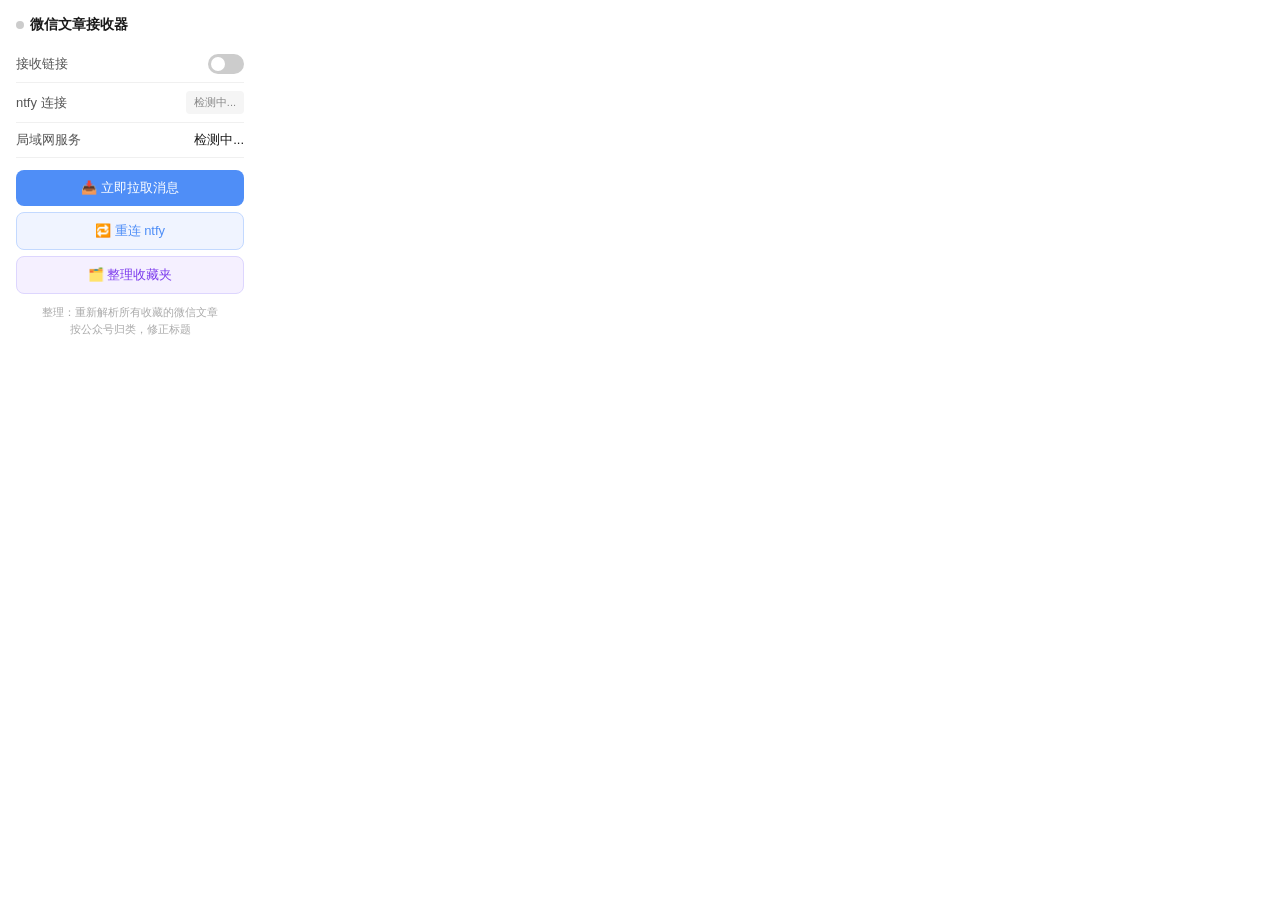
<file: chrome-extension/popup.html>
<!DOCTYPE html>
<html lang="zh">
<head>
<meta charset="UTF-8">
<link rel="stylesheet" href="popup.css">
</head>
<body>
<h2>
  <span class="status-dot" id="dot"></span>
  微信文章接收器
</h2>

<div class="row">
  <span class="label">接收链接</span>
  <label class="toggle">
    <input type="checkbox" id="toggle-enabled">
    <span class="slider"></span>
  </label>
</div>

<div class="row">
  <span class="label">ntfy 连接</span>
  <span id="conn-status">检测中...</span>
</div>

<div class="row">
  <span class="label">局域网服务</span>
  <span id="local-status">检测中...</span>
</div>

<button id="btn-pull">📥 立即拉取消息</button>
<button id="btn-reconnect">🔁 重连 ntfy</button>
<button id="btn-organize">🗂️ 整理收藏夹</button>

<div id="organize-status" style="display:none"></div>

<div class="hint">
  整理：重新解析所有收藏的微信文章<br>
  按公众号归类，修正标题
</div>

<script src="popup.js"></script>
</body>
</html>
</file>
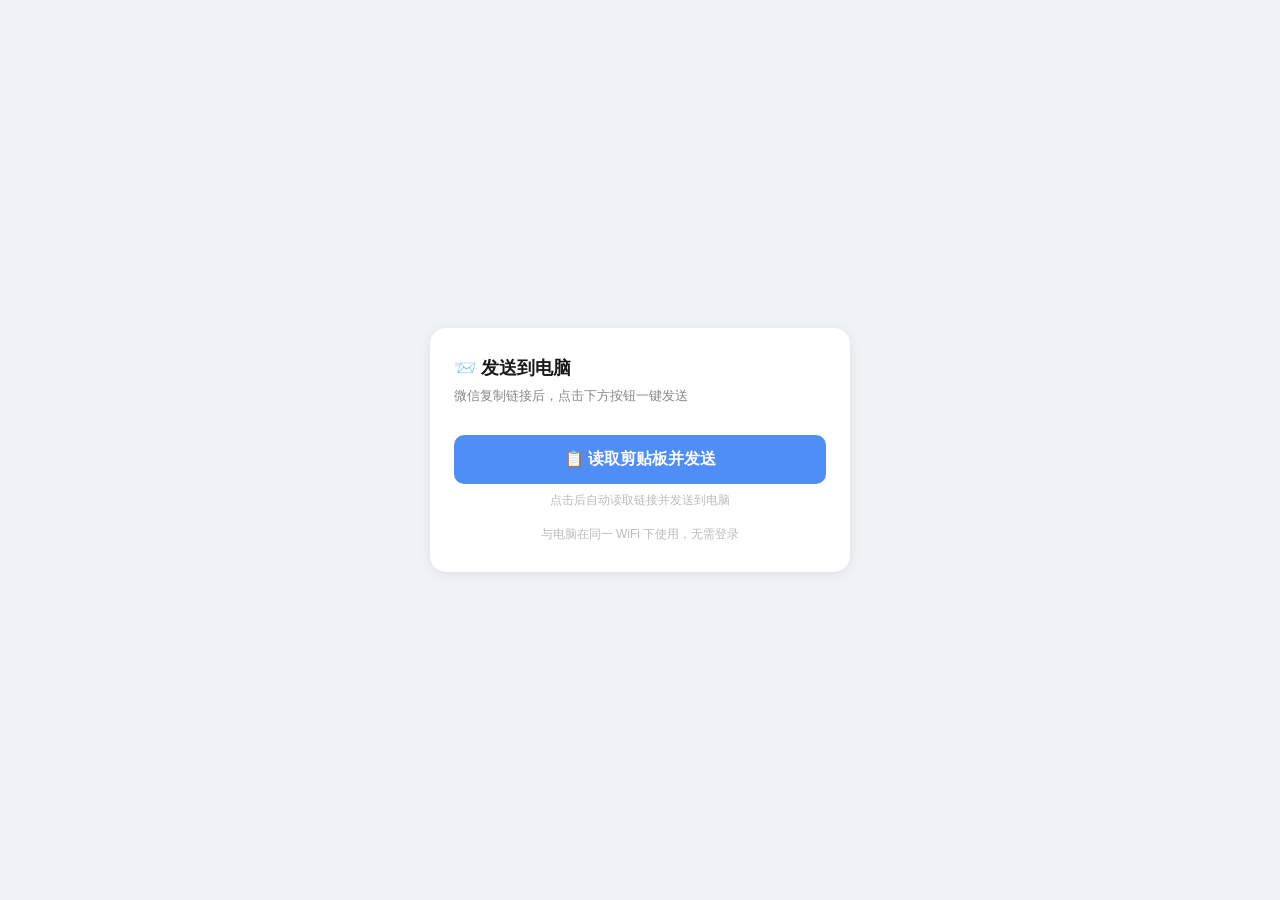
<file: server/phone_page.html>
<!DOCTYPE html>
<html lang="zh">
<head>
<meta charset="UTF-8">
<meta name="viewport" content="width=device-width, initial-scale=1, maximum-scale=1">
<title>发送到电脑</title>
<style>
  * { box-sizing: border-box; margin: 0; padding: 0; }
  body {
    font-family: -apple-system, sans-serif;
    background: #f0f2f5;
    min-height: 100vh;
    display: flex;
    align-items: center;
    justify-content: center;
    padding: 24px;
  }
  .card {
    background: white;
    border-radius: 16px;
    padding: 28px 24px;
    width: 100%;
    max-width: 420px;
    box-shadow: 0 2px 12px rgba(0,0,0,0.08);
  }
  h1 { font-size: 18px; font-weight: 600; color: #1a1a1a; margin-bottom: 6px; }
  .sub { font-size: 13px; color: #888; margin-bottom: 20px; line-height: 1.5; }
  .auto-card {
    background: #f0f7ff;
    border: 1.5px solid #c3d9ff;
    border-radius: 12px;
    padding: 20px 16px;
    text-align: center;
    margin-bottom: 14px;
    transition: background 0.3s, border-color 0.3s;
  }
  .auto-card .icon { font-size: 36px; margin-bottom: 8px; }
  .auto-card .msg { font-size: 14px; color: #2c5fb3; font-weight: 500; line-height: 1.5; }
  .auto-card.success { background: #f1f8e9; border-color: #a5d6a7; }
  .auto-card.success .msg { color: #2e7d32; }
  .url-preview {
    margin-top: 10px; font-size: 11px; color: #666;
    word-break: break-all; background: white;
    border-radius: 6px; padding: 6px 8px;
    text-align: left; max-height: 48px; overflow: hidden;
  }
  textarea {
    width: 100%; height: 90px;
    border: 1.5px solid #e0e0e0; border-radius: 10px;
    padding: 12px; font-size: 14px; color: #333;
    resize: none; outline: none; transition: border-color 0.2s;
  }
  textarea:focus { border-color: #4f8ef7; }
  button {
    width: 100%; margin-top: 10px; padding: 14px;
    background: #4f8ef7; color: white; border: none;
    border-radius: 10px; font-size: 16px; font-weight: 600; cursor: pointer;
    transition: background 0.2s;
  }
  button:active { background: #3a7ae0; }
  .hint { margin-top: 8px; font-size: 12px; color: #bbb; text-align: center; }
  .toast {
    display: none; margin-top: 12px; padding: 10px 14px;
    border-radius: 8px; font-size: 13px; text-align: center;
  }
  .toast.ok  { background: #e8f5e9; color: #2e7d32; display: block; }
  .toast.err { background: #fdecea; color: #c62828; display: block; }
  .tip { margin-top: 16px; font-size: 12px; color: #bbb; text-align: center; line-height: 1.6; }
  #manual-toggle { margin-top: 10px; background: #f5f5f5; color: #888; font-size: 13px; padding: 10px; }
</style>
</head>
<body>
<div class="card">
  <h1>📨 发送到电脑</h1>
  <p class="sub">微信复制链接后，点击下方按钮一键发送</p>

  <!-- 主按钮：点击触发剪贴板读取 -->
  <div id="init-area">
    <button id="btn-paste-send">📋 读取剪贴板并发送</button>
    <p class="hint">点击后自动读取链接并发送到电脑</p>
  </div>

  <!-- 成功/处理状态卡片 -->
  <div class="auto-card" id="auto-card" style="display:none">
    <div class="icon" id="auto-icon">🔗</div>
    <div class="msg" id="auto-msg"></div>
    <div class="url-preview" id="url-preview"></div>
  </div>

  <!-- 降级：手动粘贴 -->
  <div id="manual-area" style="display:none">
    <textarea id="url-input" placeholder="粘贴链接到这里..."></textarea>
    <button id="btn-send">发送到电脑 →</button>
  </div>

  <div class="toast" id="toast"></div>
  <div class="tip">与电脑在同一 WiFi 下使用，无需登录</div>
</div>
<script src="phone.js"></script>
</body>
</html>
</file>
<file: chrome-extension/popup.css>
* { box-sizing: border-box; margin: 0; padding: 0; }
body {
  font-family: -apple-system, "Microsoft YaHei", sans-serif;
  width: 260px;
  padding: 16px;
  background: #fff;
  color: #1a1a1a;
}
h2 {
  font-size: 14px;
  font-weight: 600;
  margin-bottom: 12px;
  display: flex;
  align-items: center;
  gap: 6px;
}
.status-dot {
  width: 8px; height: 8px;
  border-radius: 50%;
  background: #ccc;
  flex-shrink: 0;
}
.status-dot.on  { background: #4caf50; }
.status-dot.off { background: #e53935; }

.row {
  display: flex;
  align-items: center;
  justify-content: space-between;
  padding: 8px 0;
  border-bottom: 1px solid #f0f0f0;
  font-size: 13px;
}
.row:last-child { border-bottom: none; }

.label { color: #555; }
.value { color: #1a1a1a; font-weight: 500; font-size: 12px; }

.toggle {
  position: relative; width: 36px; height: 20px;
}
.toggle input { opacity: 0; width: 0; height: 0; }
.slider {
  position: absolute; inset: 0;
  background: #ccc; border-radius: 20px;
  cursor: pointer; transition: background .2s;
}
.slider::before {
  content: '';
  position: absolute;
  width: 14px; height: 14px;
  left: 3px; top: 3px;
  background: white; border-radius: 50%;
  transition: transform .2s;
}
input:checked + .slider { background: #4f8ef7; }
input:checked + .slider::before { transform: translateX(16px); }

button {
  width: 100%; margin-top: 12px;
  padding: 9px;
  background: #4f8ef7; color: white;
  border: none; border-radius: 8px;
  font-size: 13px; cursor: pointer;
  transition: background .15s;
}
button:hover { background: #3a7ae0; }
button:active { background: #2d6fd4; }

.hint {
  margin-top: 10px;
  font-size: 11px;
  color: #aaa;
  text-align: center;
  line-height: 1.5;
}
#conn-status {
  font-size: 11px;
  padding: 4px 8px;
  border-radius: 4px;
  background: #f5f5f5;
  color: #888;
}
#conn-status.ok  { background: #e8f5e9; color: #388e3c; }
#conn-status.err { background: #fdecea; color: #c62828; }

button + button {
  background: #f0f4ff;
  color: #4f8ef7;
  border: 1.5px solid #c3d9ff;
  margin-top: 6px;
}
button + button:hover { background: #e0ecff; }
button:disabled { opacity: 0.6; cursor: not-allowed; }

button#btn-organize {
  background: #f5f0ff;
  color: #7c3aed;
  border: 1.5px solid #ddd6fe;
  margin-top: 6px;
}
button#btn-organize:hover { background: #ede9fe; }

#organize-status {
  margin-top: 10px;
  padding: 8px 12px;
  border-radius: 8px;
  font-size: 12px;
  line-height: 1.5;
}
.organize-running { background: #f0f7ff; color: #2c5fb3; }
.organize-ok  { background: #e8f5e9; color: #2e7d32; }
.organize-err { background: #fdecea; color: #c62828; }
</file>
